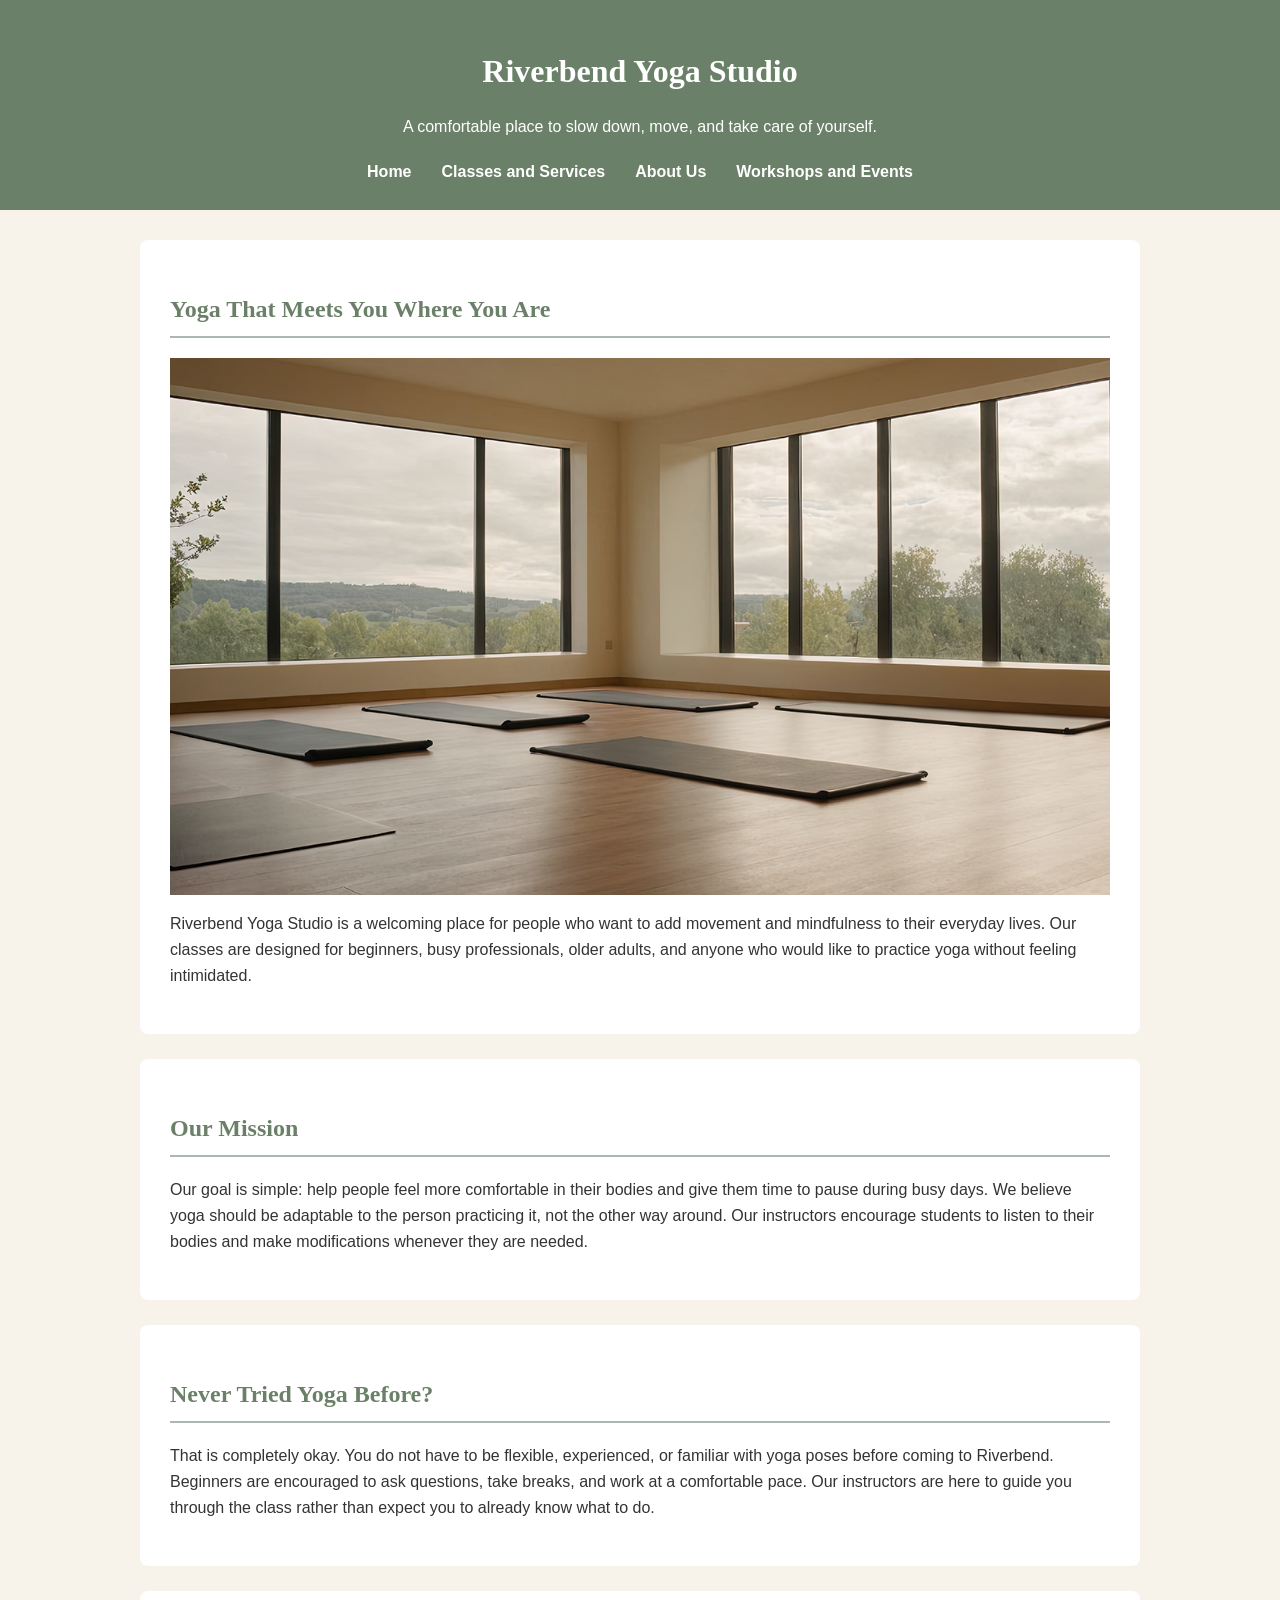
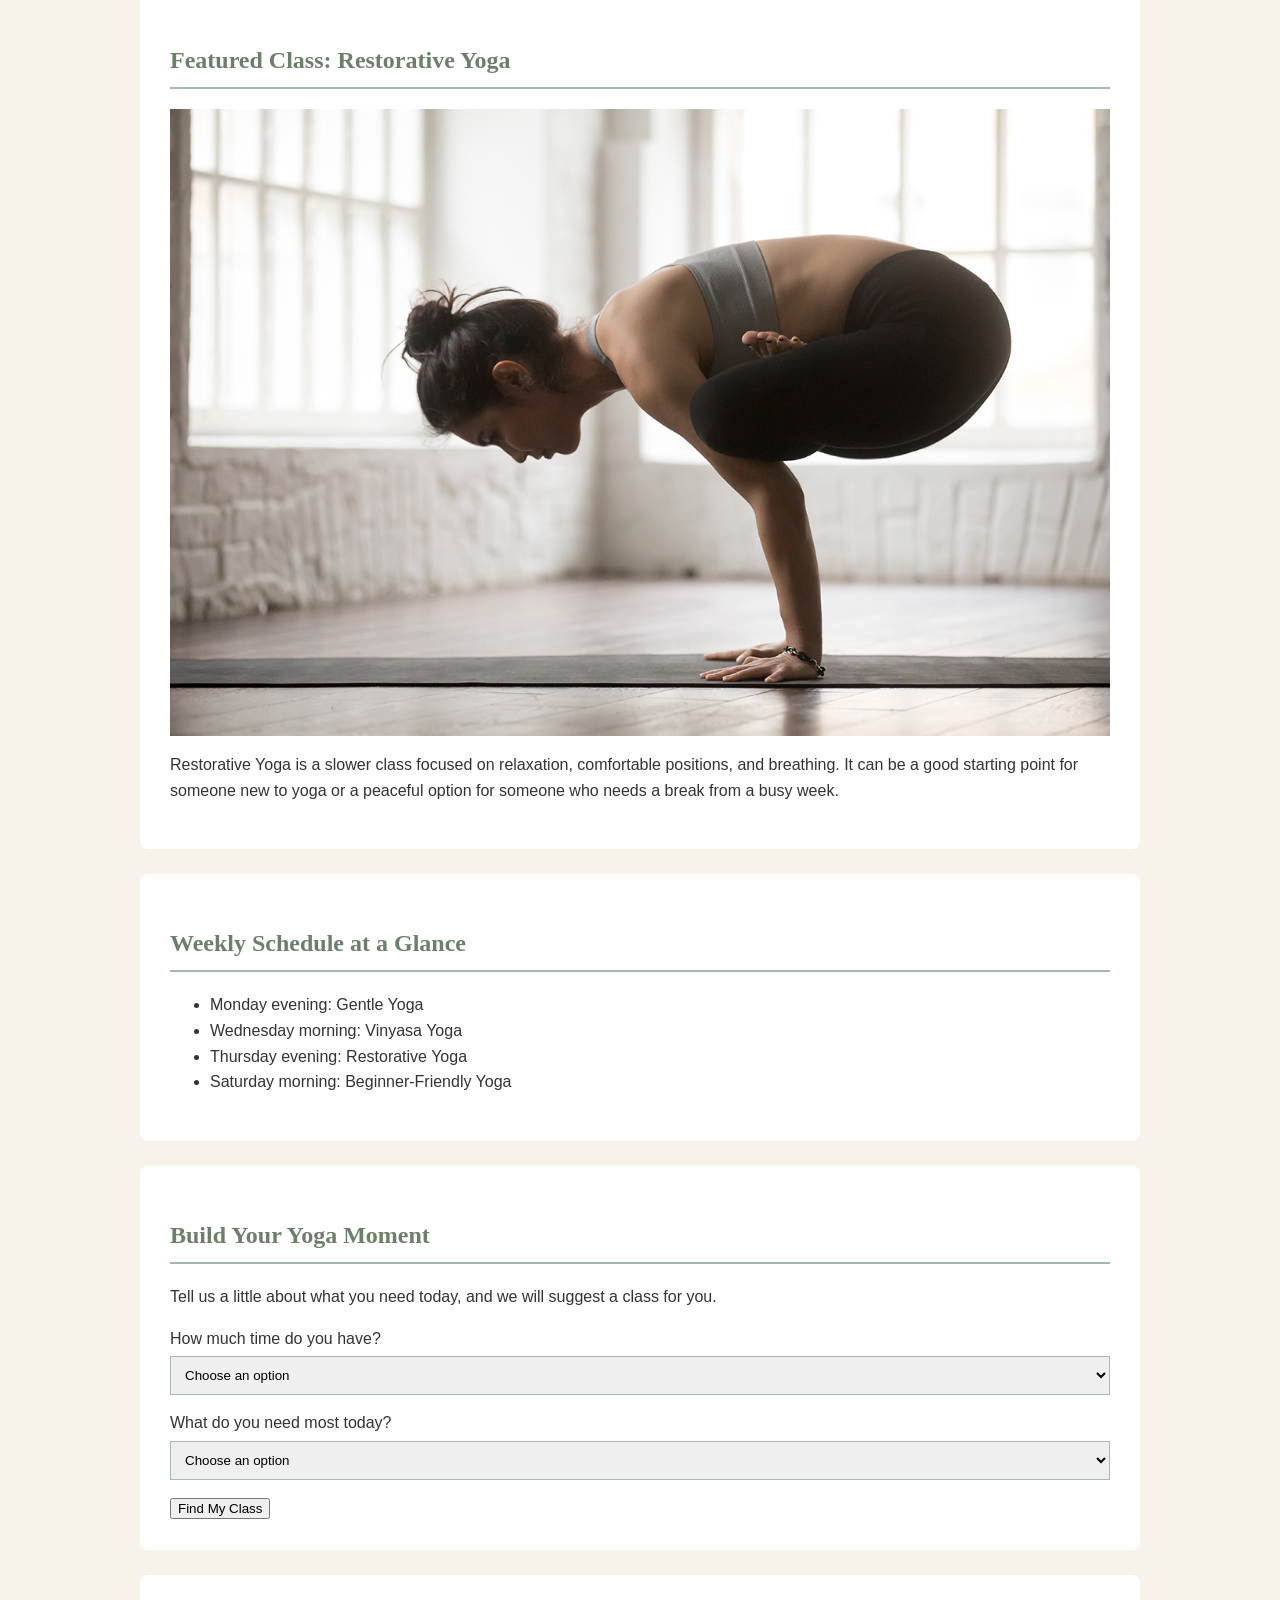
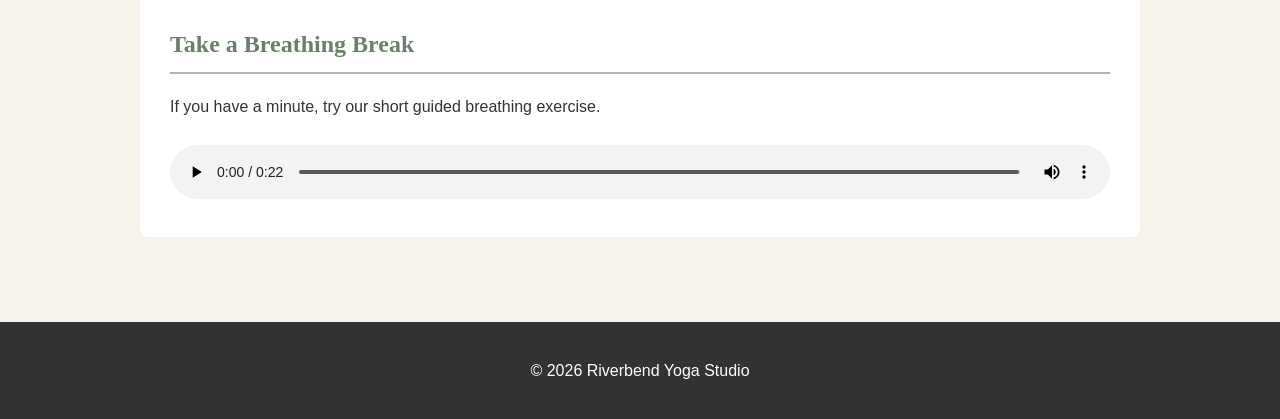
<file: index.html>
<!DOCTYPE html>
<html lang="en">
<head>
    <meta charset="UTF-8">
    <meta name="viewport" content="width=device-width, initial-scale=1.0">
    <title>Riverbend Yoga Studio | Home</title>
    <link rel="stylesheet" href="style.css">
</head>
<body>

    <header>
        <h1>Riverbend Yoga Studio</h1>
        <p>A comfortable place to slow down, move, and take care of yourself.</p>

        <nav>
            <ul>
                <li><a href="index.html">Home</a></li>
                <li><a href="services.html">Classes and Services</a></li>
                <li><a href="about.html">About Us</a></li>
                <li><a href="events.html">Workshops and Events</a></li>
            </ul>
        </nav>
    </header>

    <main>

        <section>
            <h2>Yoga That Meets You Where You Are</h2>

            <img src="yoga-studio_c.png"
                 alt="Bright Riverbend Yoga Studio space prepared for a class">

            <p>
                Riverbend Yoga Studio is a welcoming place for people who want to add
                movement and mindfulness to their everyday lives. Our classes are
                designed for beginners, busy professionals, older adults, and anyone
                who would like to practice yoga without feeling intimidated.
            </p>
        </section>

        <section>
            <h2>Our Mission</h2>

            <p>
                Our goal is simple: help people feel more comfortable in their bodies
                and give them time to pause during busy days. We believe yoga should
                be adaptable to the person practicing it, not the other way around.
                Our instructors encourage students to listen to their bodies and make
                modifications whenever they are needed.
            </p>
        </section>

        <section>
            <h2>Never Tried Yoga Before?</h2>

            <p>
                That is completely okay. You do not have to be flexible, experienced,
                or familiar with yoga poses before coming to Riverbend. Beginners are
                encouraged to ask questions, take breaks, and work at a comfortable
                pace. Our instructors are here to guide you through the class rather
                than expect you to already know what to do.
            </p>
        </section>

        <section>
            <h2>Featured Class: Restorative Yoga</h2>

            <picture>
                <source media="(min-width: 800px)" srcset="yoga-feature-large_c.png">
               <img src="yoga-feature-small_c.png"
                     alt="Students practicing a relaxing yoga class together">
            </picture>

            <p>
                Restorative Yoga is a slower class focused on relaxation, comfortable
                positions, and breathing. It can be a good starting point for someone
                new to yoga or a peaceful option for someone who needs a break from
                a busy week.
            </p>
        </section>

        <section>
            <h2>Weekly Schedule at a Glance</h2>

            <ul>
                <li>Monday evening: Gentle Yoga</li>
                <li>Wednesday morning: Vinyasa Yoga</li>
                <li>Thursday evening: Restorative Yoga</li>
                <li>Saturday morning: Beginner-Friendly Yoga</li>
            </ul>
        </section>

<section id="yoga-moment">
    <h2>Build Your Yoga Moment</h2>
    <p>Tell us a little about what you need today, and we will suggest a class for you.</p>

    <label for="time-choice">How much time do you have?</label>
    <select id="time-choice">
        <option value="">Choose an option</option>
        <option value="short">10–15 minutes</option>
        <option value="long">30–60 minutes</option>
    </select>

    <label for="goal-choice">What do you need most today?</label>
    <select id="goal-choice">
        <option value="">Choose an option</option>
        <option value="relax">Relaxation</option>
        <option value="energy">Energy</option>
    </select>

    <button type="button" id="recommend-button">Find My Class</button>

    <div id="recommendation"></div>
</section>

        <section>
            <h2>Take a Breathing Break</h2>

            <p>
                If you have a minute, try our short guided breathing exercise.
            </p>

            <audio controls>
                <source src="yoga-breathing_c.mp3" type="audio/mpeg">
                Your browser does not support the audio element. Please use an
                HTML5-compatible browser to listen to the guided breathing exercise.
            </audio>
        </section>

    </main>

    <footer>
        <p>&copy; 2026 Riverbend Yoga Studio</p>
    </footer>
<script src="script.js"></script>
</body>
</html>
</file>
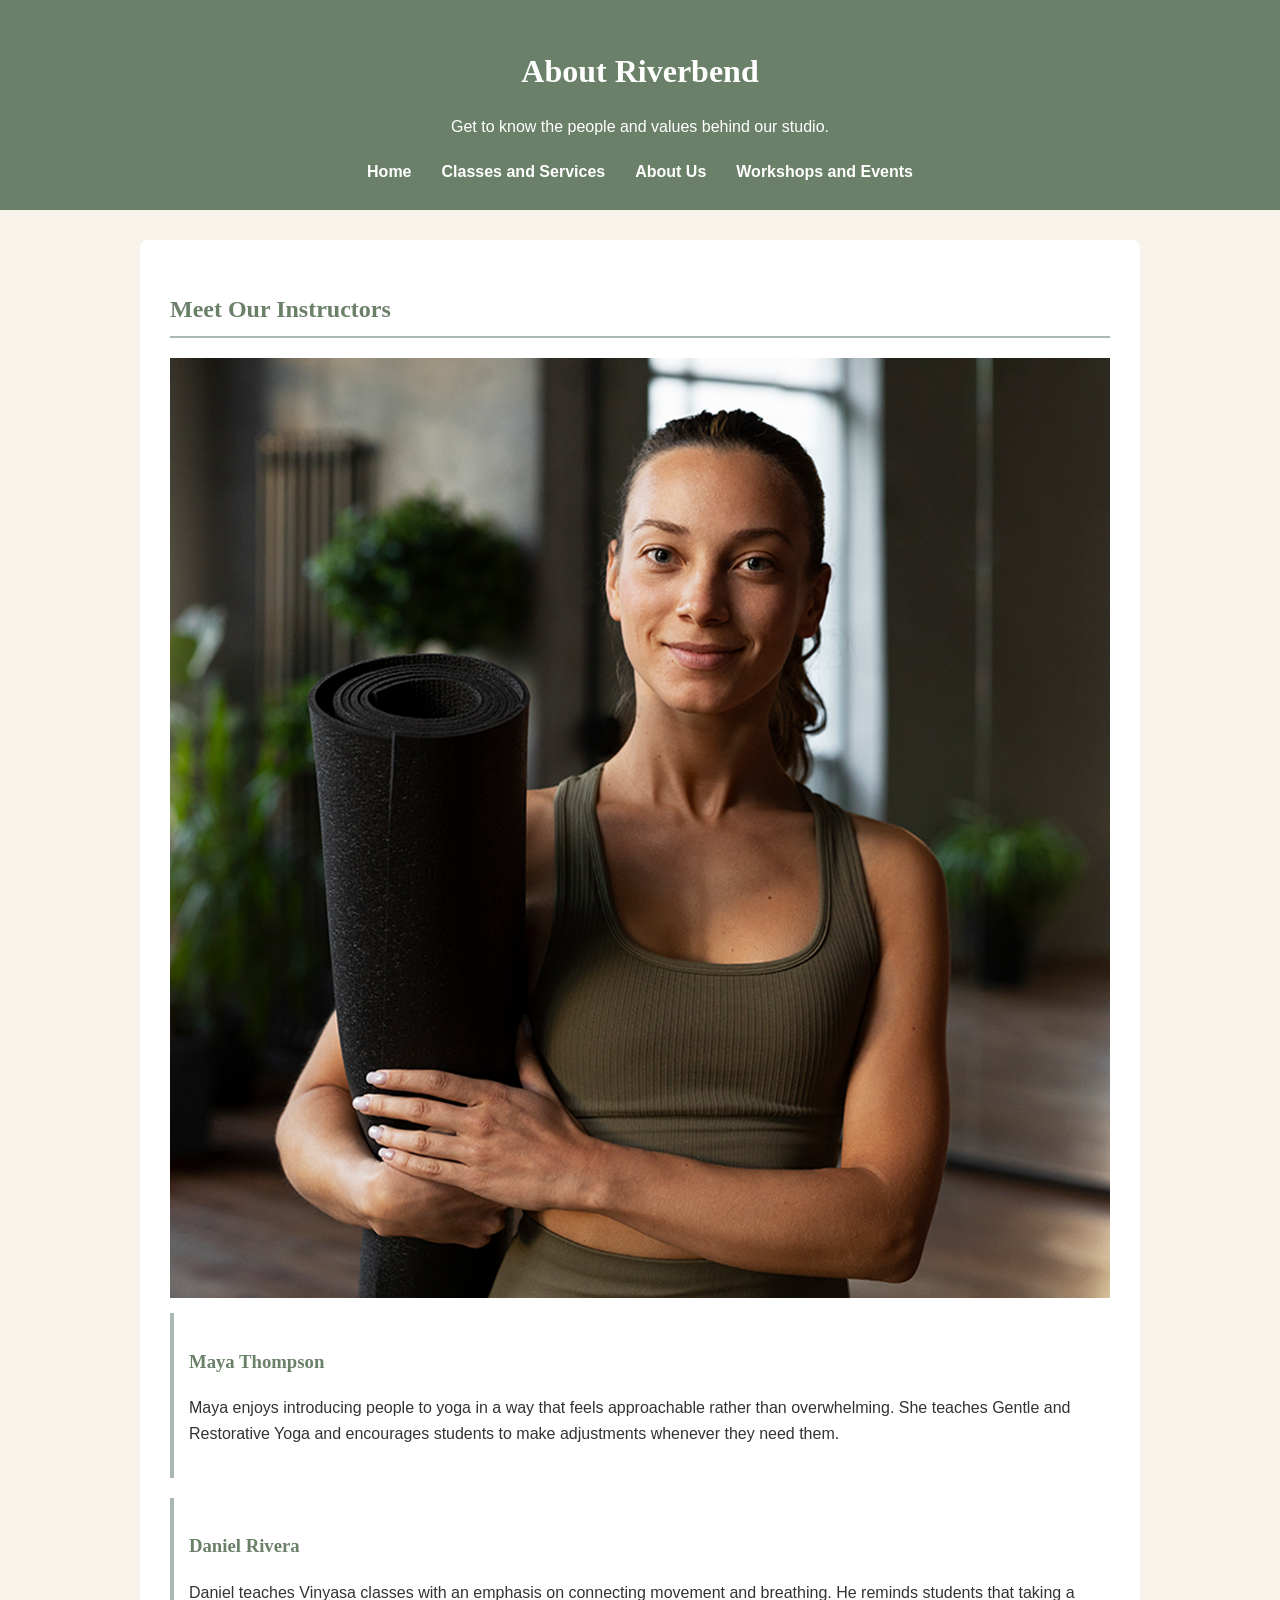
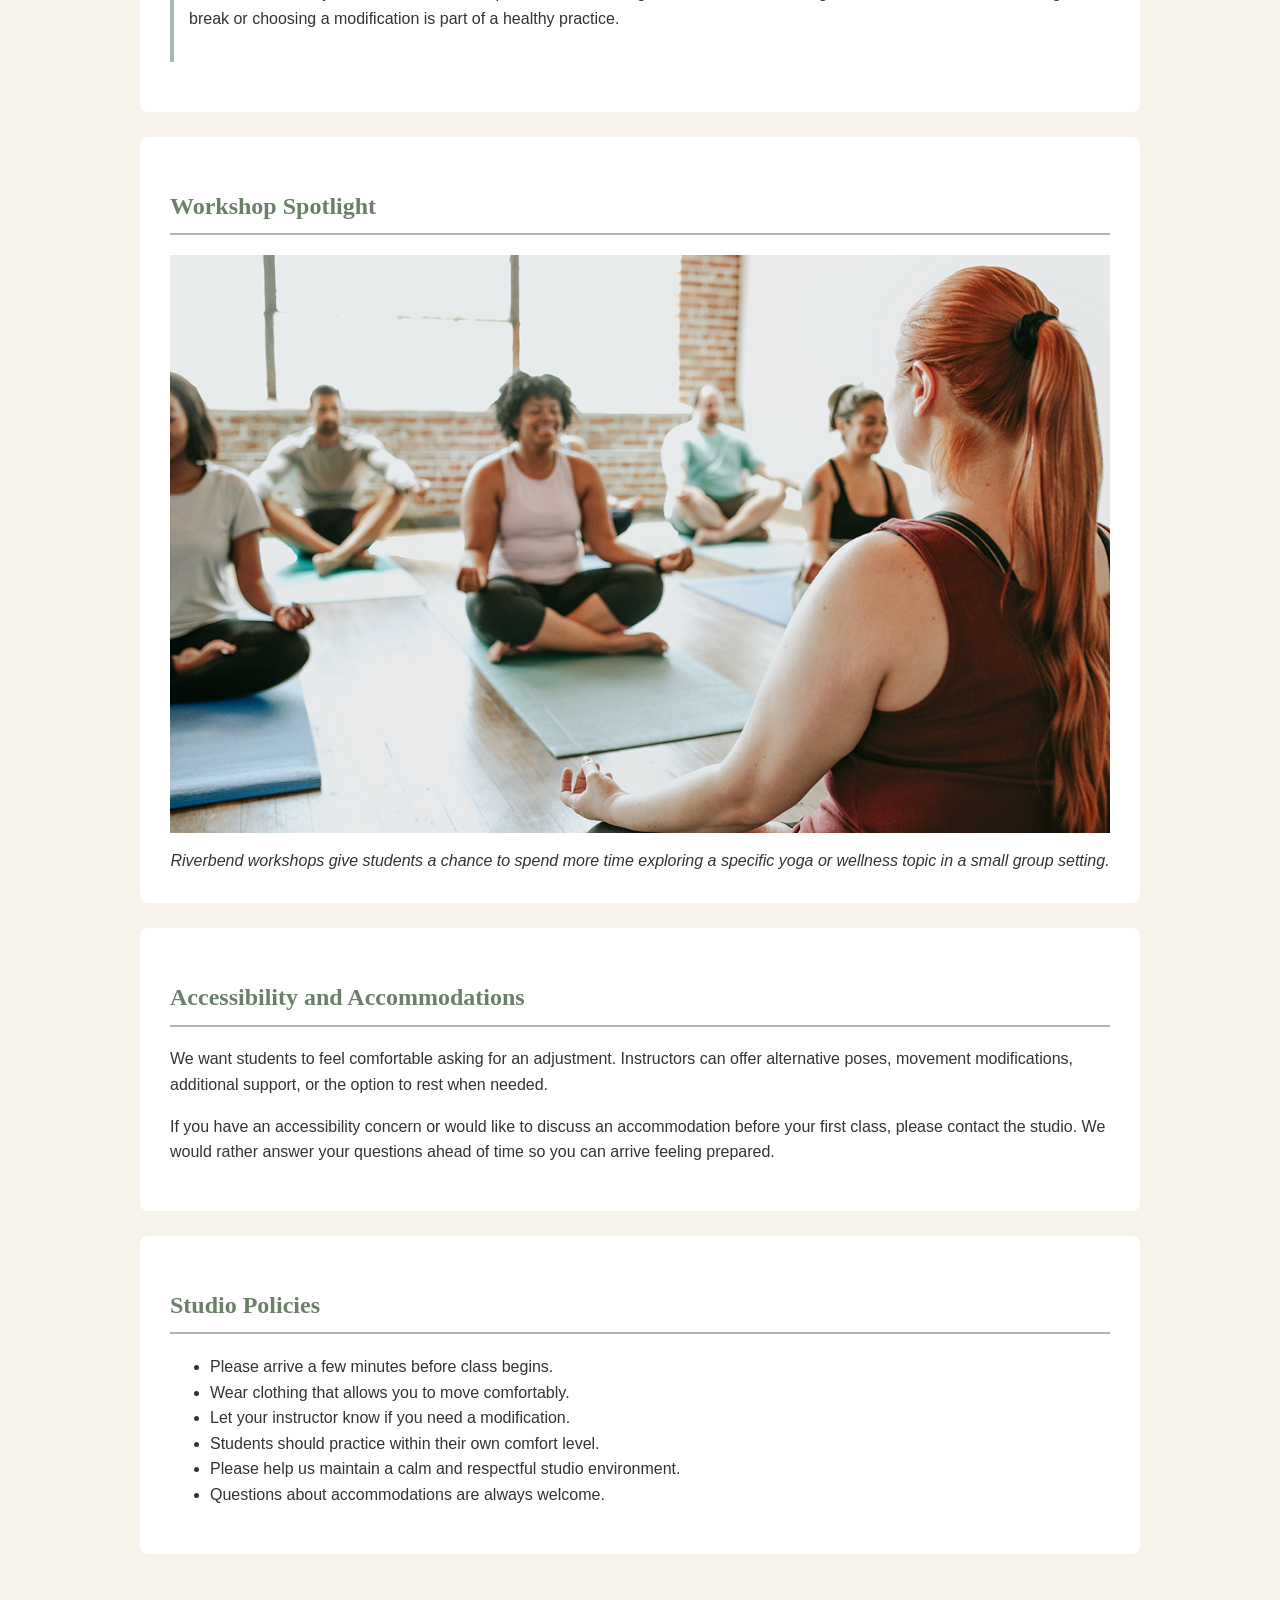
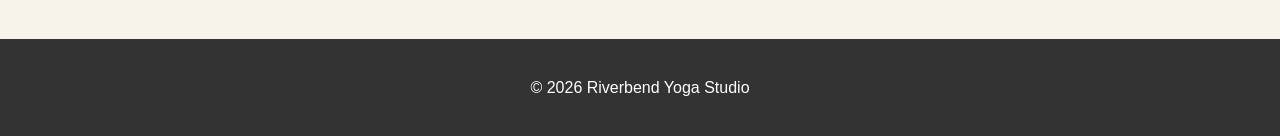
<file: about.html>
<!DOCTYPE html>
<html lang="en">
<head>
    <meta charset="UTF-8">
    <meta name="viewport" content="width=device-width, initial-scale=1.0">
    <title>Riverbend Yoga Studio | About Us</title>
    <link rel="stylesheet" href="style.css">
</head>
<body>

    <header>
        <h1>About Riverbend</h1>
        <p>Get to know the people and values behind our studio.</p>

        <nav>
            <ul>
                <li><a href="index.html">Home</a></li>
                <li><a href="services.html">Classes and Services</a></li>
                <li><a href="about.html">About Us</a></li>
                <li><a href="events.html">Workshops and Events</a></li>
            </ul>
        </nav>
    </header>

    <main>

        <section>
            <h2>Meet Our Instructors</h2>

            <img src="yoga-instructor_c.png"
                 alt="Riverbend yoga instructor leading students through a class">

            <article>
                <h3>Maya Thompson</h3>
                <p>
                    Maya enjoys introducing people to yoga in a way that feels
                    approachable rather than overwhelming. She teaches Gentle and
                    Restorative Yoga and encourages students to make adjustments
                    whenever they need them.
                </p>
            </article>

            <article>
                <h3>Daniel Rivera</h3>
                <p>
                    Daniel teaches Vinyasa classes with an emphasis on connecting
                    movement and breathing. He reminds students that taking a break
                    or choosing a modification is part of a healthy practice.
                </p>
            </article>
        </section>

        <section>
            <h2>Workshop Spotlight</h2>

            <figure>
                <img src="yoga-workshop_c.png"
                     alt="Group of students taking part in a Riverbend yoga workshop">
                <figcaption>
                    Riverbend workshops give students a chance to spend more time
                    exploring a specific yoga or wellness topic in a small group setting.
                </figcaption>
            </figure>
        </section>

        <section>
            <h2>Accessibility and Accommodations</h2>

            <p>
                We want students to feel comfortable asking for an adjustment.
                Instructors can offer alternative poses, movement modifications,
                additional support, or the option to rest when needed.
            </p>

            <p>
                If you have an accessibility concern or would like to discuss an
                accommodation before your first class, please contact the studio.
                We would rather answer your questions ahead of time so you can arrive
                feeling prepared.
            </p>
        </section>

        <section>
            <h2>Studio Policies</h2>

            <ul>
                <li>Please arrive a few minutes before class begins.</li>
                <li>Wear clothing that allows you to move comfortably.</li>
                <li>Let your instructor know if you need a modification.</li>
                <li>Students should practice within their own comfort level.</li>
                <li>Please help us maintain a calm and respectful studio environment.</li>
                <li>Questions about accommodations are always welcome.</li>
            </ul>
        </section>

    </main>

    <footer>
        <p>&copy; 2026 Riverbend Yoga Studio</p>
    </footer>

</body>
</html>
</file>
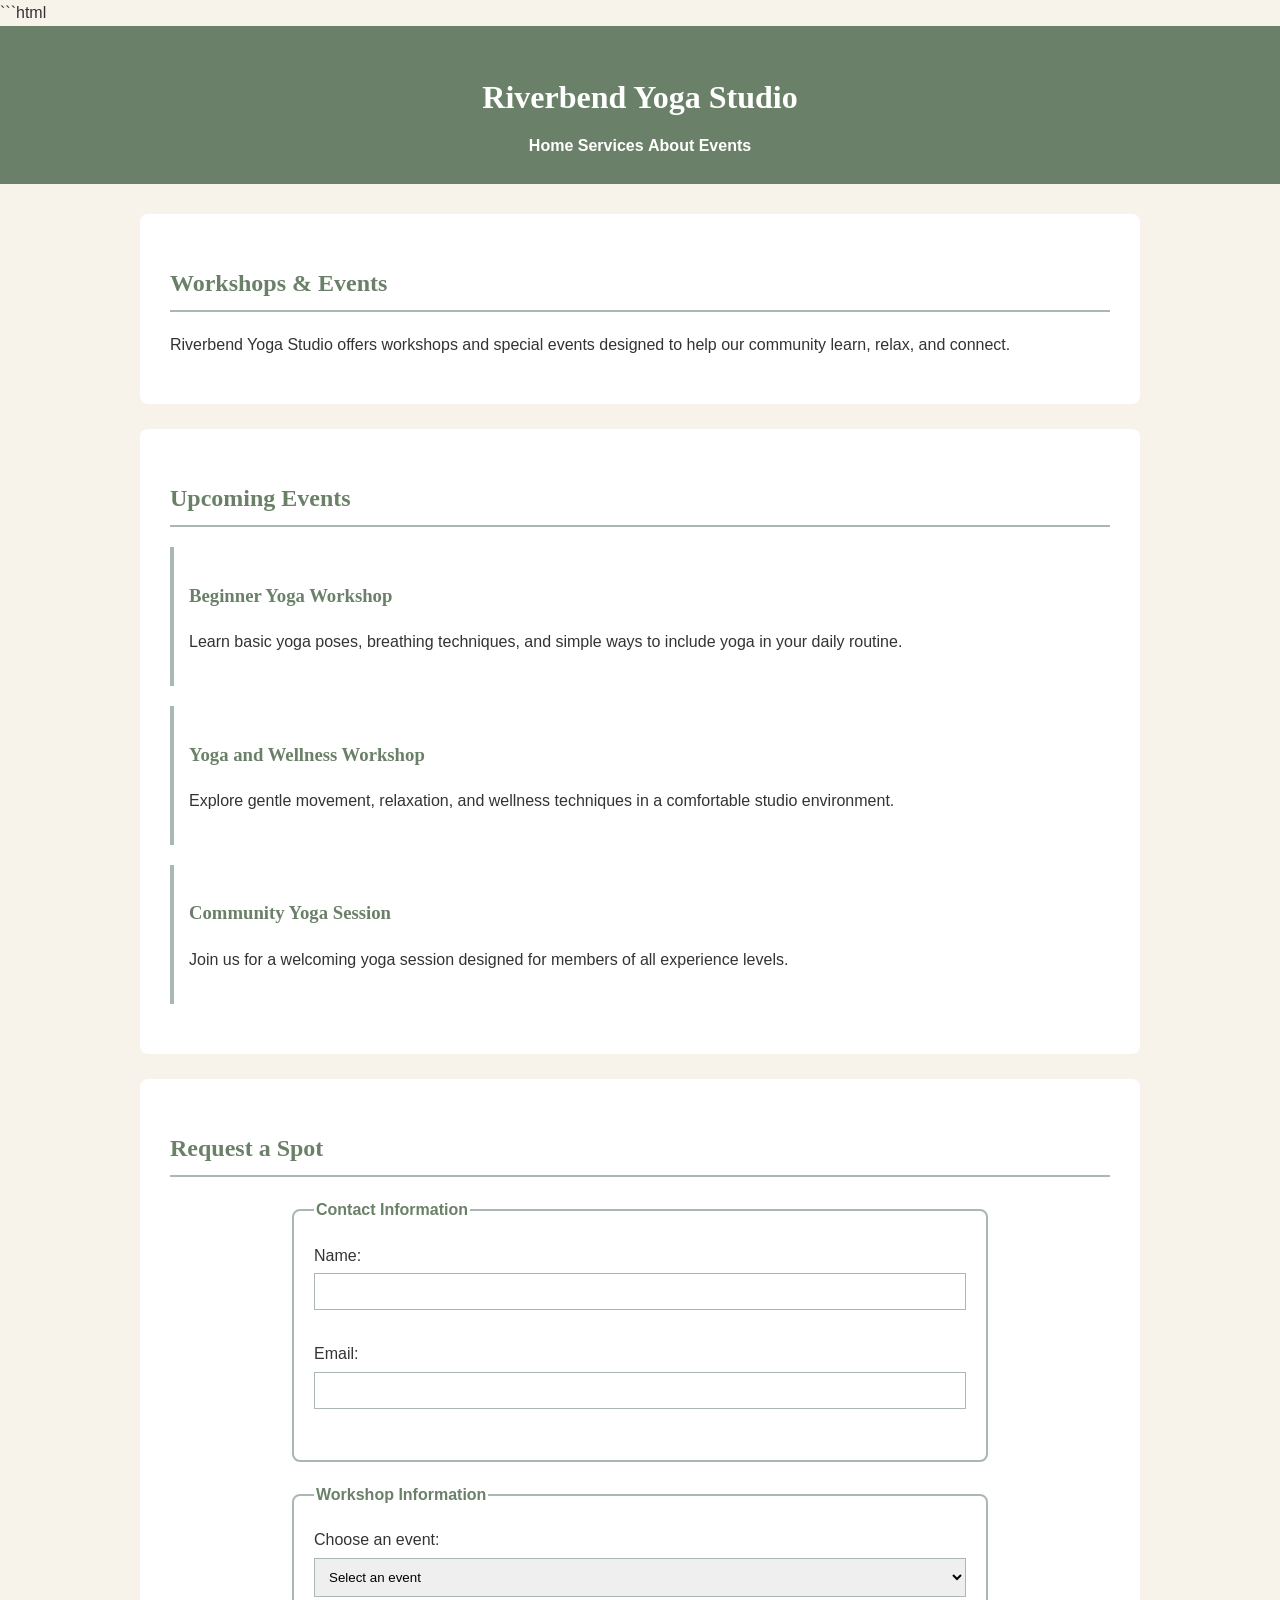
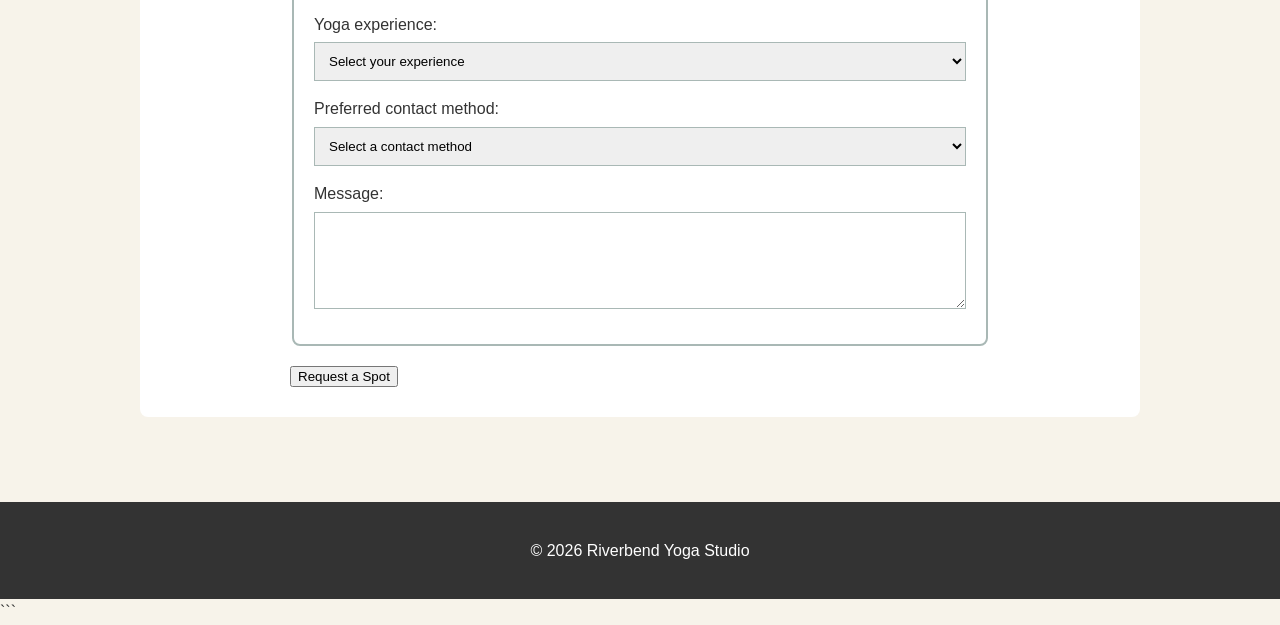
<file: events.html>
```html
<!DOCTYPE html>
<html lang="en">
<head>
    <meta charset="UTF-8">
    <meta name="viewport" content="width=device-width, initial-scale=1.0">
    <title>Events | Riverbend Yoga Studio</title>
    <link rel="stylesheet" href="style.css">
</head>

<body>

<header>
    <h1>Riverbend Yoga Studio</h1>

    <nav>
        <a href="index.html">Home</a>
        <a href="services.html">Services</a>
        <a href="about.html">About</a>
        <a href="events.html">Events</a>
    </nav>
</header>

<main>

    <section>
        <h2>Workshops & Events</h2>
        <p>
            Riverbend Yoga Studio offers workshops and special events
            designed to help our community learn, relax, and connect.
        </p>
    </section>

    <section>
        <h2>Upcoming Events</h2>

        <article>
            <h3>Beginner Yoga Workshop</h3>
            <p>
                Learn basic yoga poses, breathing techniques, and
                simple ways to include yoga in your daily routine.
            </p>
        </article>

        <article>
            <h3>Yoga and Wellness Workshop</h3>
            <p>
                Explore gentle movement, relaxation, and wellness
                techniques in a comfortable studio environment.
            </p>
        </article>

        <article>
            <h3>Community Yoga Session</h3>
            <p>
                Join us for a welcoming yoga session designed for
                members of all experience levels.
            </p>
        </article>
    </section>

    <section>
        <h2>Request a Spot</h2>

       <form id="signup-form" novalidate>

            <fieldset>
                <legend>Contact Information</legend>

                <label for="name">Name:</label>
                <input type="text" id="name" name="name">
                <p id="name-error"></p>

                <label for="email">Email:</label>
                <input type="email" id="email" name="email">
                <p id="email-error"></p>
            </fieldset>

            <fieldset>
                <legend>Workshop Information</legend>

                <label for="event">Choose an event:</label>
                <select id="event" name="event">
                    <option value="">Select an event</option>
                    <option value="beginner">Beginner Yoga Workshop</option>
                    <option value="wellness">Yoga and Wellness Workshop</option>
                    <option value="community">Community Yoga Session</option>
                </select>

                <label for="experience">Yoga experience:</label>
                <select id="experience" name="experience">
                    <option value="">Select your experience</option>
                    <option value="beginner">Beginner</option>
                    <option value="some">Some experience</option>
                    <option value="experienced">Experienced</option>
                </select>

                <label for="contact">Preferred contact method:</label>
                <select id="contact" name="contact">
                    <option value="">Select a contact method</option>
                    <option value="email">Email</option>
                    <option value="phone">Phone</option>
                </select>

                <label for="message">Message:</label>
                <textarea id="message" name="message" rows="5"></textarea>
            </fieldset>

          <button type="button" id="submit-button">Request a Spot</button>

        </form>
    </section>

</main>

<footer>
    <p>&copy; 2026 Riverbend Yoga Studio</p>
</footer>

<script src="script.js"></script>

</body>
</html>
```
</file>
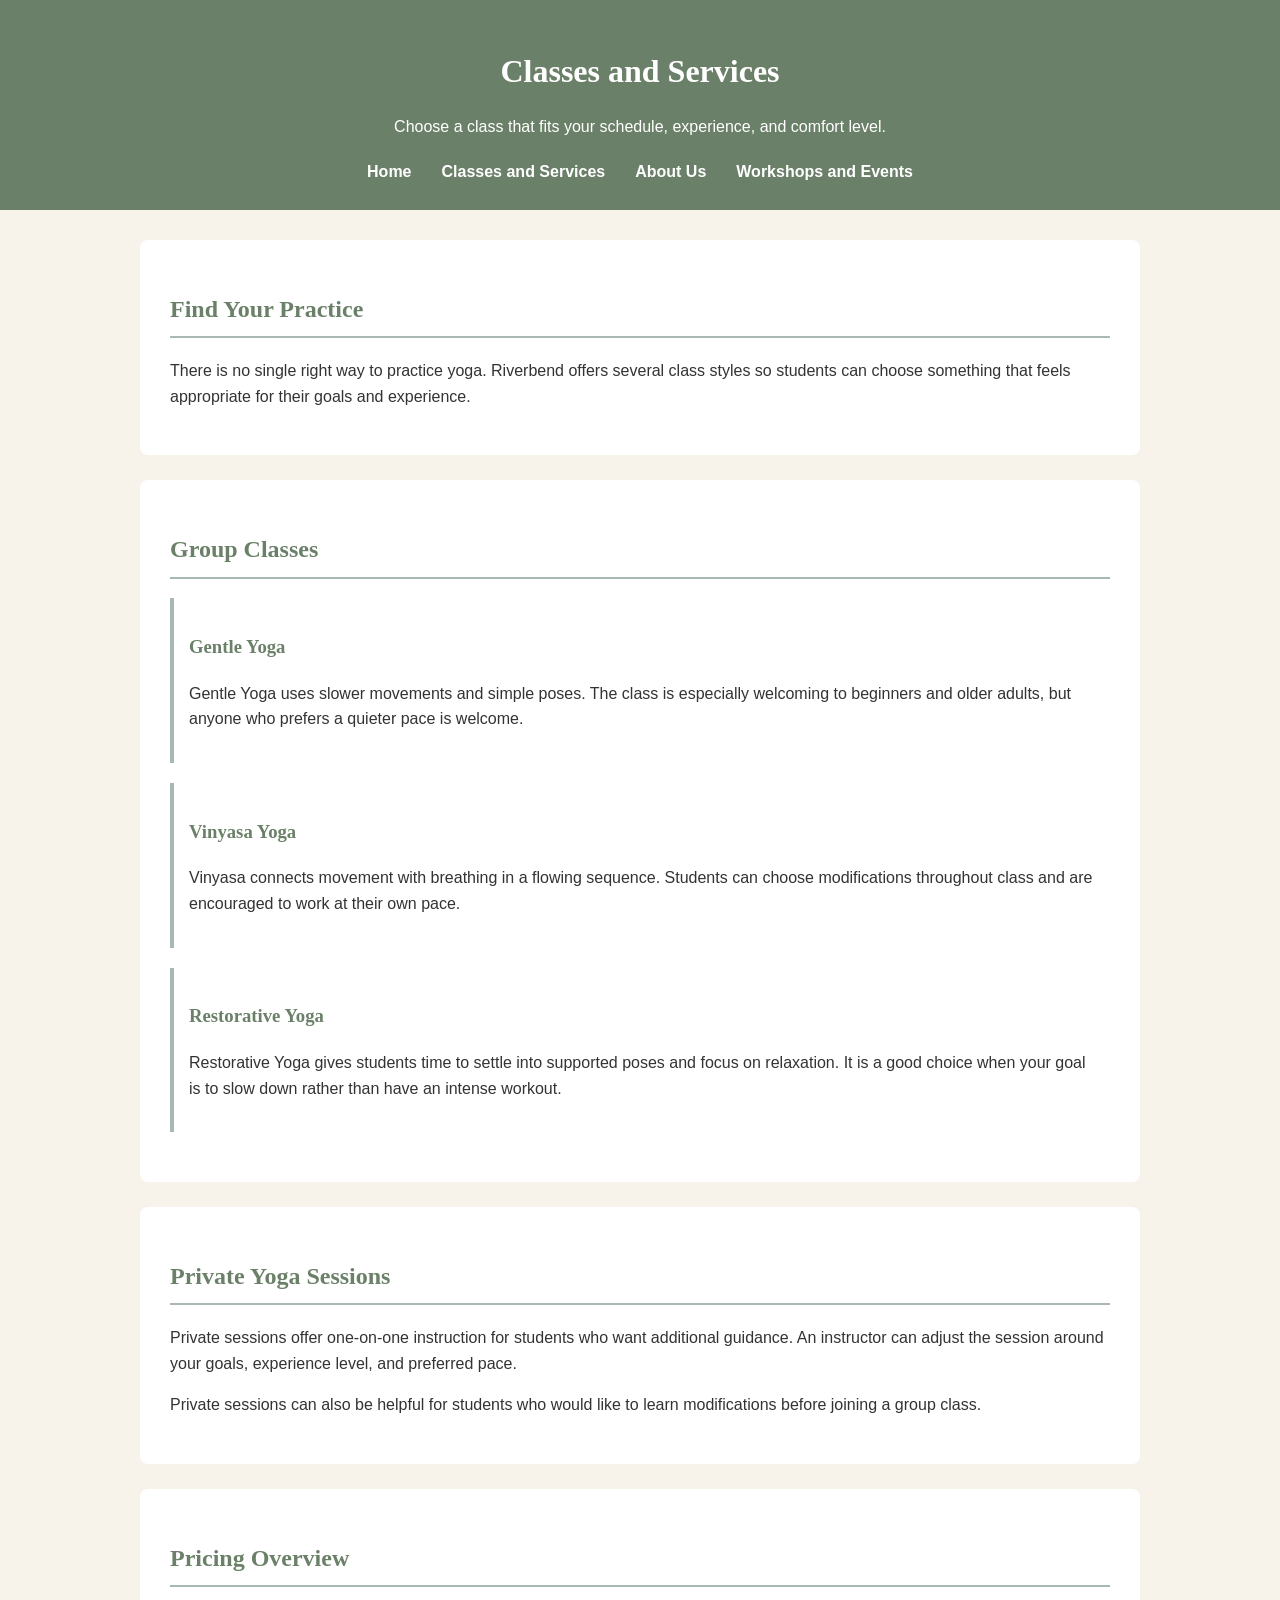
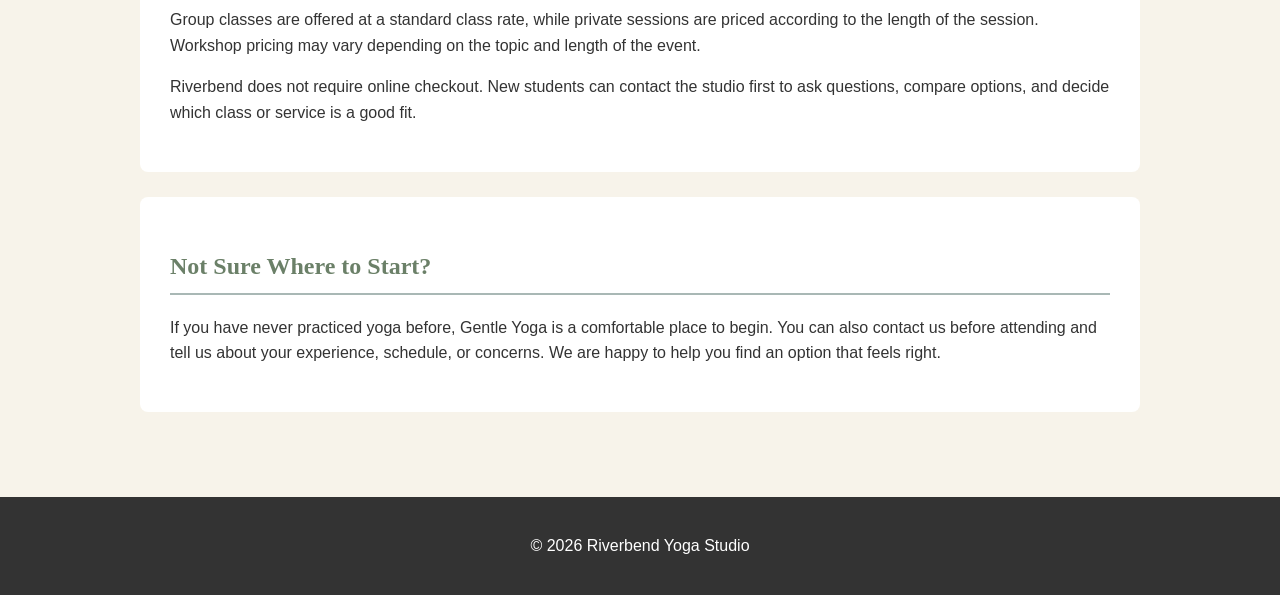
<file: services.html>
<!DOCTYPE html>
<html lang="en">
<head>
    <meta charset="UTF-8">
    <meta name="viewport" content="width=device-width, initial-scale=1.0">
    <title>Riverbend Yoga Studio | Classes and Services</title>
    <link rel="stylesheet" href="style.css">
</head>
<body>

    <header>
        <h1>Classes and Services</h1>
        <p>Choose a class that fits your schedule, experience, and comfort level.</p>

        <nav>
            <ul>
                <li><a href="index.html">Home</a></li>
                <li><a href="services.html">Classes and Services</a></li>
                <li><a href="about.html">About Us</a></li>
                <li><a href="events.html">Workshops and Events</a></li>
            </ul>
        </nav>
    </header>

    <main>

        <section>
            <h2>Find Your Practice</h2>

            <p>
                There is no single right way to practice yoga. Riverbend offers several
                class styles so students can choose something that feels appropriate
                for their goals and experience.
            </p>
        </section>

        <section>
            <h2>Group Classes</h2>

            <article>
                <h3>Gentle Yoga</h3>
                <p>
                    Gentle Yoga uses slower movements and simple poses. The class is
                    especially welcoming to beginners and older adults, but anyone who
                    prefers a quieter pace is welcome.
                </p>
            </article>

            <article>
                <h3>Vinyasa Yoga</h3>
                <p>
                    Vinyasa connects movement with breathing in a flowing sequence.
                    Students can choose modifications throughout class and are
                    encouraged to work at their own pace.
                </p>
            </article>

            <article>
                <h3>Restorative Yoga</h3>
                <p>
                    Restorative Yoga gives students time to settle into supported poses
                    and focus on relaxation. It is a good choice when your goal is to
                    slow down rather than have an intense workout.
                </p>
            </article>
        </section>

        <section>
            <h2>Private Yoga Sessions</h2>

            <p>
                Private sessions offer one-on-one instruction for students who want
                additional guidance. An instructor can adjust the session around your
                goals, experience level, and preferred pace.
            </p>

            <p>
                Private sessions can also be helpful for students who would like to
                learn modifications before joining a group class.
            </p>
        </section>

        <section>
            <h2>Pricing Overview</h2>

            <p>
                Group classes are offered at a standard class rate, while private
                sessions are priced according to the length of the session. Workshop
                pricing may vary depending on the topic and length of the event.
            </p>

            <p>
                Riverbend does not require online checkout. New students can contact
                the studio first to ask questions, compare options, and decide which
                class or service is a good fit.
            </p>
        </section>

        <section>
            <h2>Not Sure Where to Start?</h2>

            <p>
                If you have never practiced yoga before, Gentle Yoga is a comfortable
                place to begin. You can also contact us before attending and tell us
                about your experience, schedule, or concerns. We are happy to help
                you find an option that feels right.
            </p>
        </section>

    </main>

    <footer>
        <p>&copy; 2026 Riverbend Yoga Studio</p>
    </footer>

</body>
</html>
</file>
<file: style.css>
body {
    margin: 0;
    background-color: #F7F3EA;
    color: #333333;
    font-family: Arial, sans-serif;
    line-height: 1.6;
}

header {
    background-color: #6B8068;
    color: white;
    text-align: center;
    padding: 25px;
}

header h1 {
    margin-bottom: 10px;
    font-family: Georgia, serif;
}

nav ul {
    list-style-type: none;
    padding: 0;
    margin: 20px 0 0;
    display: flex;
    flex-direction: column;
    gap: 10px;
}

nav a {
    color: white;
    text-decoration: none;
    font-weight: bold;
}

nav a:hover {
    text-decoration: underline;
}

main {
    max-width: 1000px;
    margin: 0 auto;
    padding: 20px;
}

section {
    background-color: white;
    margin-bottom: 25px;
    padding: 20px;
    border-radius: 8px;
}

h2,
h3 {
    color: #6B8068;
    font-family: Georgia, serif;
}

h2 {
    border-bottom: 2px solid #A9B8B5;
    padding-bottom: 8px;
}

img {
    max-width: 100%;
    height: auto;
    display: block;
    margin: 15px auto;
}

figure {
    margin: 0;
    text-align: center;
}

figcaption {
    font-style: italic;
    margin-top: 10px;
}

article {
    margin-bottom: 20px;
    padding: 15px;
    border-left: 4px solid #A9B8B5;
}

audio {
    width: 100%;
    margin-top: 10px;
}

form {
    max-width: 700px;
    margin: 0 auto;
}

fieldset {
    margin-bottom: 20px;
    padding: 20px;
    border: 2px solid #A9B8B5;
    border-radius: 8px;
}

legend {
    font-weight: bold;
    color: #6B8068;
}

label {
    display: block;
    margin-bottom: 5px;
}

input[type="text"],
input[type="email"],
select,
textarea {
    width: 100%;
    padding: 10px;
    margin-bottom: 15px;
    border: 1px solid #A9B8B5;
    box-sizing: border-box;
    font-family: Arial, sans-serif;
}

input[type="radio"] {
    margin-right: 5px;
}

input[type="submit"] {
    background-color: #6B8068;
    color: white;
    border: none;
    padding: 12px 20px;
    font-weight: bold;
    cursor: pointer;
}

input[type="submit"]:hover {
    background-color: #536650;
}

footer {
    background-color: #333333;
    color: white;
    text-align: center;
    padding: 20px;
    margin-top: 30px;
}

@media (min-width: 700px) {
    nav ul {
        flex-direction: row;
        justify-content: center;
        gap: 30px;
    }

    section {
        padding: 30px;
    }

    main {
        padding: 30px;
    }
}
</file>
